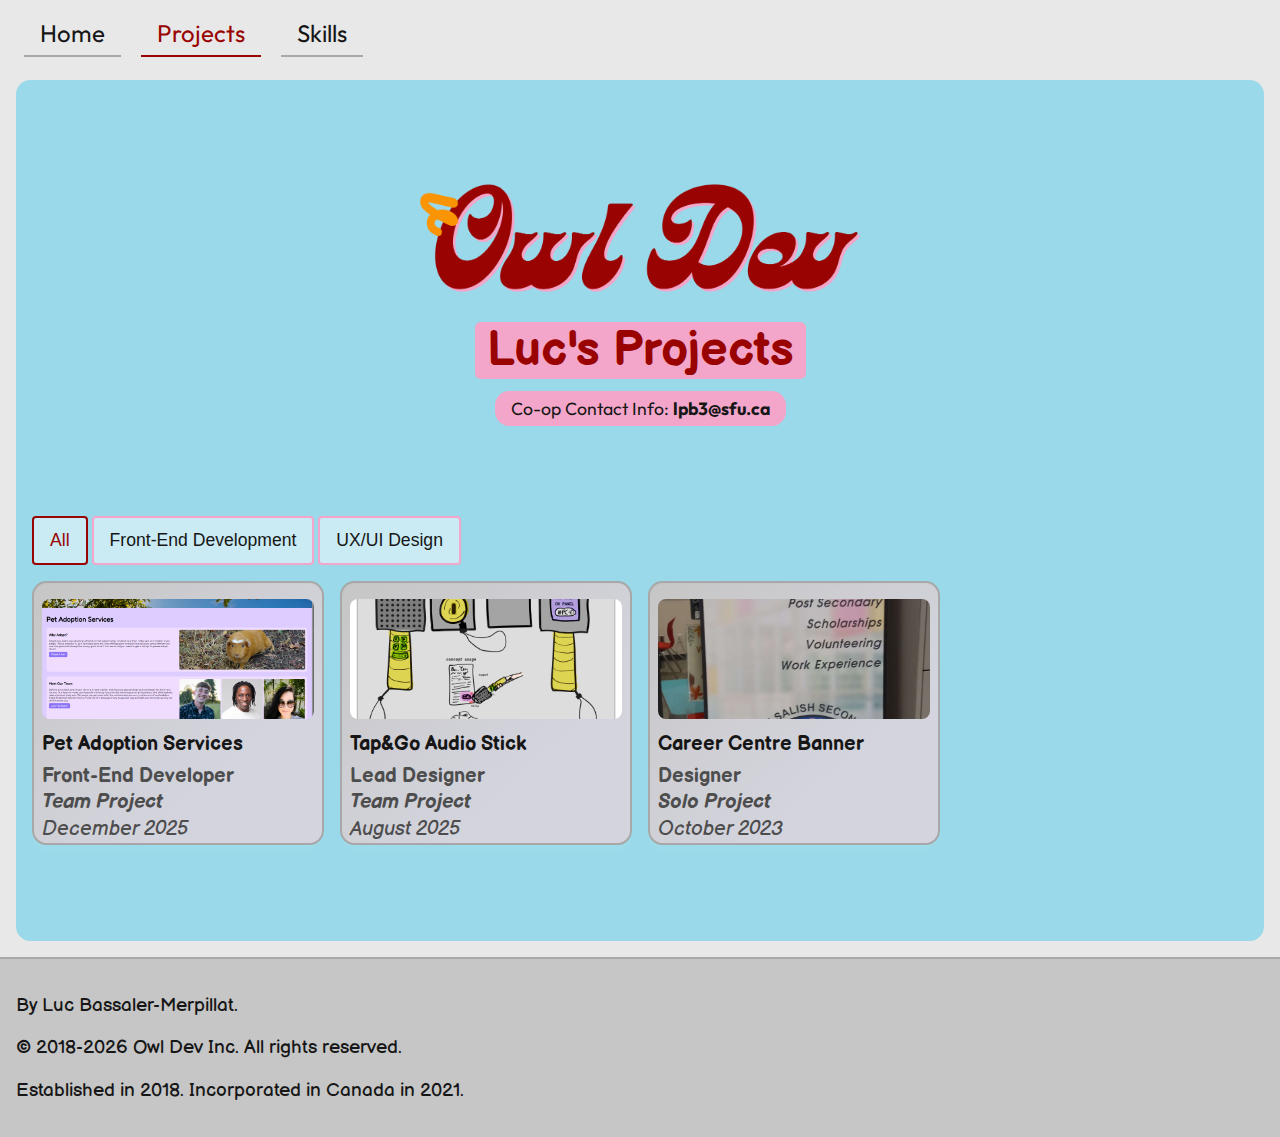
<file: projects.html>
<!-- 
Projects HTML - Portfolio
By: Luc Bassaler-Merpillat
On: January 22, 2026
-->

<!DOCTYPE html>
<html lang="en-CA">
    <head>
        <meta charset="utf-8">
        <meta name="viewport" content="width=device-width, initial-scale=1">
        <link rel="canonical" href="https://www.owldev.ca/projects.html"/>

        <!-- Metadata -->
        <meta name="author" content="Luc Bassaler-Merpillat">
        <meta name="title" content="Projects | Luc's Portfolio - Owl Dev">
        <meta name="description" content="A showcase of Luc's projects! From front-end development to user-experience design.">
        <meta name="theme-color" content="#99D9EA"/>
        <meta property="og:type" content="website"/>
        <meta property="og:url" content="https://www.owldev.ca/projects.html"/>
        <meta property="og:title" content="Luc's Projects @ Owl Dev"/>
        <meta property="og:description" content="A showcase of Luc's projects! From front-end development to user-experience design."/>
        <meta property="og:image" content="img/owl/banner2.png"/>
        <meta property="twitter:card" content="summary_large_image"/>
        <meta property="twitter:url" content="https://www.owldev.ca/projects.html"/>
        <meta property="twitter:title" content="Luc's Projects @ Owl Dev"/>
        <meta property="twitter:description" content="A showcase of Luc's projects! From front-end development to user-experience design."/>
        <meta property="twitter:image" content="img/owl/banner2.png"/>

        <!-- Title -->
        <title>Projects | Owl Dev</title>
        <link id="icon" rel="icon" href="img/owl/icon.png">
        <link rel="stylesheet" href="css/main.css">
    </head>

    <body>
        <div id="top"></div>

        <nav id="nav" class="nav">
            <a tabindex="1" href="index.html" class="picker" id="homeTab">Home</a>
            <a tabindex="1" href="projects.html" class="picker active" id="projectsTab">Projects</a>
            <a tabindex="1" href="skills.html" class="picker" id="skillsTab">Skills</a>
        </nav>

        <main class="main grid main-grid">
            <section class="section content_intro">
                <img src="img/owl/head.png" alt="The logo of Owl Dev" class="img-title zoomable">
                <h1><mark>Luc's Projects</mark></h1>
                <a  tabindex="0" id="copyEmail" class="contact-buttons button">Co-op Contact Info: <em class="normal bold">lpb3@sfu.ca</em></a>
            </section>

            <div class="filterlist-filters">
                <button tabindex="0" class="tablinks active" onclick="filterSkills(event, 'all')">All</button>
                <button tabindex="0" class="tablinks" onclick="filterSkills(event, 'frontend')">Front-End Development</button>
                <button tabindex="0" class="tablinks" onclick="filterSkills(event, 'uxui')">UX/UI Design</button>
            </div>

            <div id="filterlist" class="tabcontent grid card-grid projects">
                <!-- NOTE: each <a> represents a project card, spaces to separate, BY DATE -->
                
                <!-- 2025/12 - Pet Adoption Services -->
                <a id="project_iat235_petadoption" href="projects/iat235-petadoption.html" class="card" data-category="frontend">
                    <img src="img/picks/iat235-petadoption.png" alt="An image of the Pet Adoption Services project" class="img-project">
                    <h3>Pet Adoption Services</h3>
                    <h4>Front-End Developer</h4>
                    <h4 class="italic">Team Project</h4>
                    <h5 class="normal italic">December 2025</h5>
                </a>
                
                <!-- 2025/08 - Tap&Go Audio Stick -->
                <a id="project_iat238_audiostick" href="projects/iat238-audiostick.html" class="card" data-category="uxui">
                    <img src="img/picks/iat238-audiostick.png" alt="An image of the Tap&Go Audio Stick project" class="img-project">
                    <h3>Tap&Go Audio Stick</h3>
                    <h4>Lead Designer</h4>
                    <h4 class="italic">Team Project</h4>
                    <h5 class="normal italic">August 2025</h5>
                </a>

                <!-- 2023/10 - Career Centre Banner -->
                <a id="project_client-careerbanner" href="projects/client-careerbanner.html" class="card" data-category="uxui">
                    <img src="img/picks/client-careerbanner.jpg" alt="An image of the Career Centre Banner project" class="img-project">
                    <h3>Career Centre Banner</h3>
                    <h4>Designer</h4>
                    <h4 class="italic">Solo Project</h4>
                    <h5 class="normal italic">October 2023</h5>
                </a>
            </div>
        </main>

        <footer>
            <p class="sans">By Luc Bassaler-Merpillat.</p>
            <p class="sans">© 2018-<script>document.write(/\d{4}/.exec(Date())[0])</script> Owl Dev Inc. All rights reserved.</p>
            <p class="sans">Established in 2018. Incorporated in Canada in 2021.</p>
        </footer>

        <script src="js/filter.js"></script>
        <script src="js/lightbox.js"></script>
        <script src="js/copypaste.js"></script>
    </body>
</html>
</file>
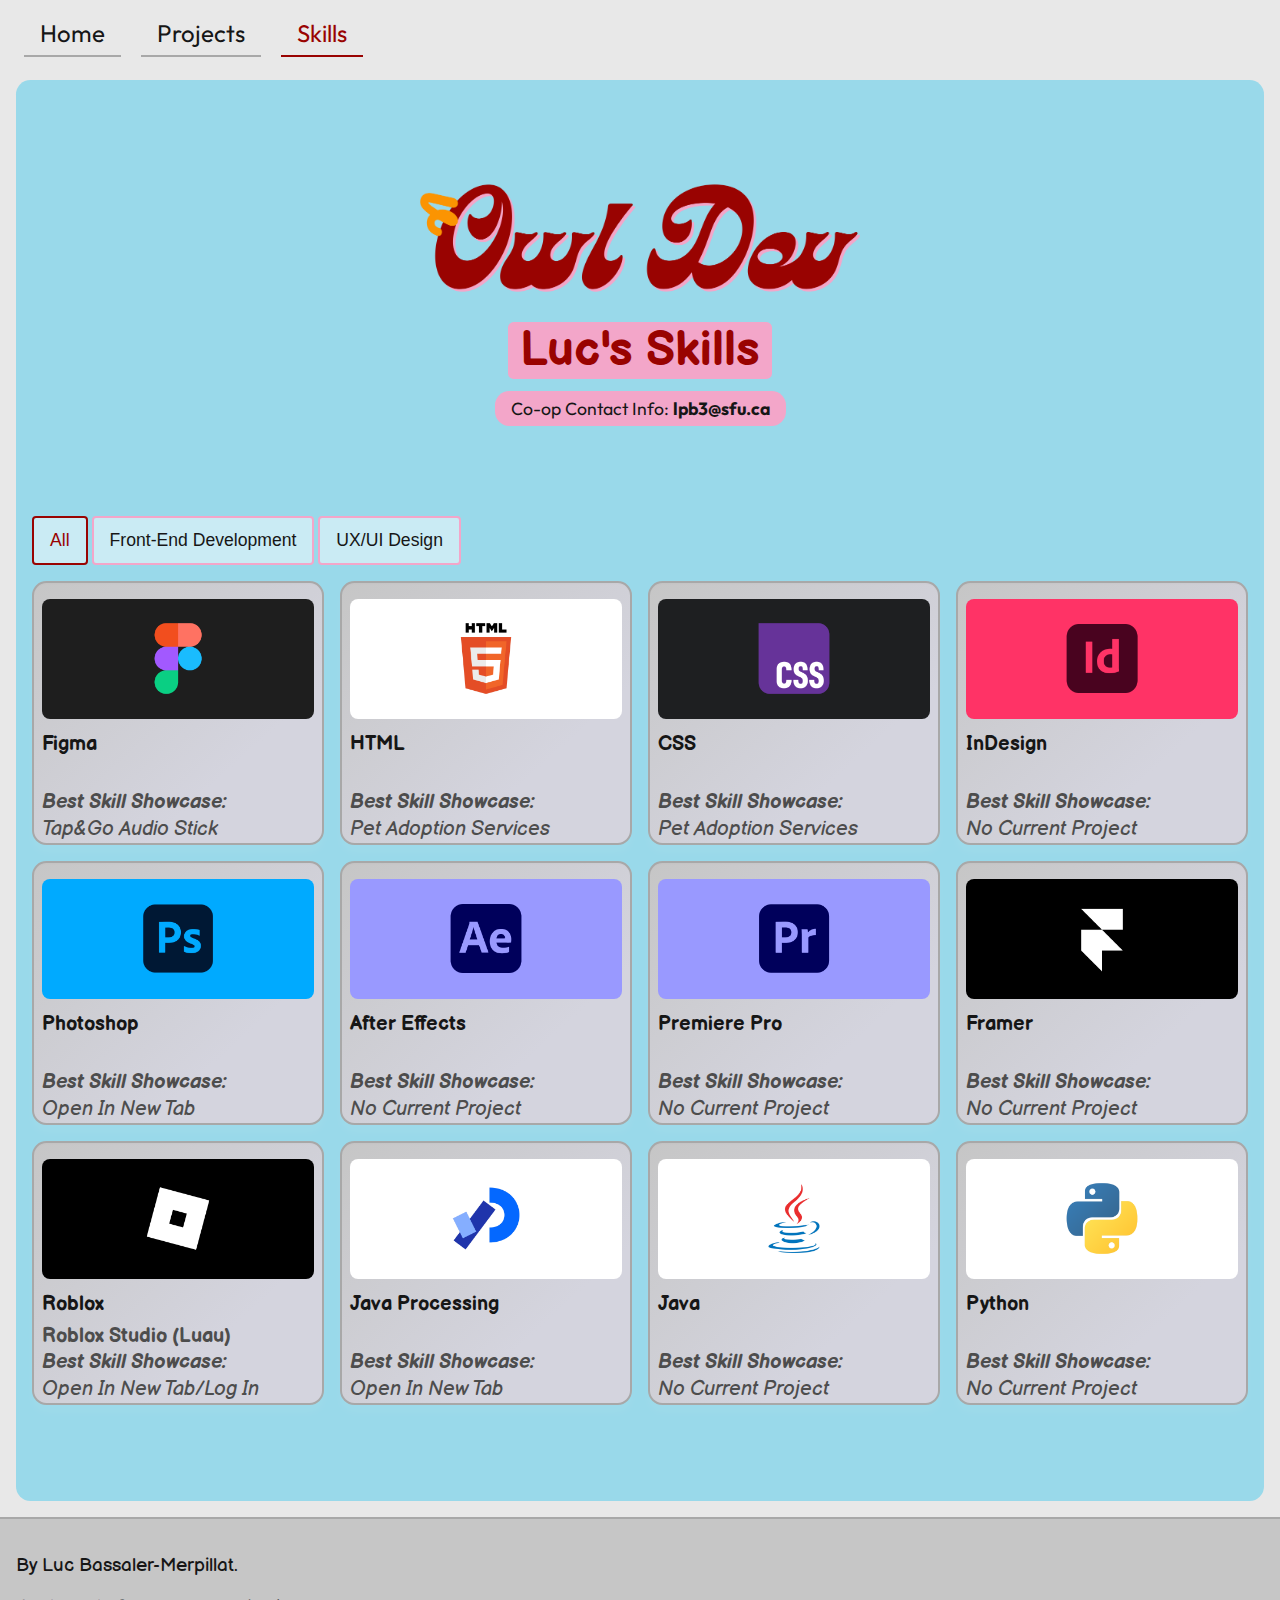
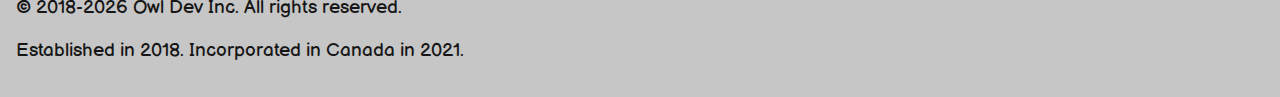
<file: skills.html>
<!-- 
Index (Home) HTML - Portfolio
By: Luc Bassaler-Merpillat
On: December 12, 2025
-->

<!DOCTYPE html>
<html lang="en-CA">
    <head>
        <meta charset="utf-8">
        <meta name="viewport" content="width=device-width, initial-scale=1">
        <link rel="canonical" href="https://www.owldev.ca/"/>

        <!-- Metadata -->
        <meta name="author" content="Luc Bassaler-Merpillat">
        <meta name="title" content="Skills | Luc's Portfolio - Owl Dev">
        <meta name="description" content="A showcase of Luc's skills! From front-end development to user-experience design.">
        <meta name="theme-color" content="#99D9EA"/>
        <meta property="og:type" content="website"/>
        <meta property="og:url" content="https://www.owldev.ca/"/>
        <meta property="og:title" content="Luc's Skills @ Owl Dev"/>
        <meta property="og:description" content="A showcase of Luc's skills! From front-end development to user-experience design."/>
        <meta property="og:image" content="img/owl/banner2.png"/>
        <meta property="twitter:card" content="summary_large_image"/>
        <meta property="twitter:url" content="https://www.owldev.ca/"/>
        <meta property="twitter:title" content="Luc's Skills @ Owl Dev"/>
        <meta property="twitter:description" content="A showcase of Luc's skills! From front-end development to user-experience design."/>
        <meta property="twitter:image" content="img/owl/banner2.png"/>

        <!-- Title -->
        <title>Skills | Owl Dev</title>
        <link id="icon" rel="icon" href="img/owl/icon.png">
        <link rel="stylesheet" href="css/main.css">
    </head>

    <body>
        <div id="top"></div>

        <nav id="nav" class="nav">
            <a tabindex="2" href="index.html" class="picker" id="homeTab">Home</a>
            <a tabindex="2" href="projects.html" class="picker" id="projectsTab">Projects</a>
            <a tabindex="2" href="skills.html" class="picker active" id="skillsTab">Skills</a>
        </nav>

        <main class="main grid main-grid">
            <section class="section content_intro">
                <img src="img/owl/head.png" alt="The logo of Owl Dev" class="img-title zoomable">
                <h1><mark>Luc's Skills</mark></h1>
                <a tabindex="1" id="copyEmail" class="contact-buttons button">Co-op Contact Info: <em class="normal bold">lpb3@sfu.ca</em></a>
            </section>

            <div class="filterlist-filters">
                <button tabindex="0" class="tablinks active" onclick="filterSkills(event, 'all')">All</button>
                <button tabindex="0" class="tablinks" onclick="filterSkills(event, 'frontend')">Front-End Development</button>
                <button tabindex="0" class="tablinks" onclick="filterSkills(event, 'uxui')">UX/UI Design</button>
            </div>

            <div id="filterlist" class="tabcontent grid card-grid skills">
                <!-- NOTE: each <a> represents a project card, spaces to separate, BY DATE -->
                
                <!-- Skill - Figma -->
                <a id="skill_figma" href="projects/iat238-audiostick.html" class="card" data-category="uxui">
                    <img src="img/thumbs/figma.png" alt="Logo of Figma" class="img-project">
                    <h3>Figma</h3>
                    <h4><br></h4>
                    <h4 class="italic">Best Skill Showcase:</h4>
                    <h5 class="normal italic">Tap&Go Audio Stick</h5>
                </a>

                <!-- Skill - HTML -->
                <a id="skill_html" href="projects/iat235-petadoption.html" class="card" data-category="frontend">
                    <img src="img/thumbs/html.png" alt="Logo of HTML" class="img-project">
                    <h3>HTML</h3>
                    <h4><br></h4>
                    <h4 class="italic">Best Skill Showcase:</h4>
                    <h5 class="normal italic">Pet Adoption Services</h5>
                </a>

                <!-- Skill - CSS -->
                <a id="skill_css" href="projects/iat235-petadoption.html" class="card" data-category="frontend">
                    <img src="img/thumbs/css.png" alt="Logo of CSS" class="img-project">
                    <h3>CSS</h3>
                    <h4><br></h4>
                    <h4 class="italic">Best Skill Showcase:</h4>
                    <h5 class="normal italic">Pet Adoption Services</h5>
                </a>

                <!-- Skill - InDesign -->
                <a id="skill_indesign" class="card no_link" data-category="uxui">
                    <img src="img/thumbs/indesign.png" alt="Logo of InDesign" class="img-project">
                    <h3>InDesign</h3>
                    <h4><br></h4>
                    <h4 class="italic">Best Skill Showcase:</h4>
                    <h5 class="normal italic">No Current Project</h5>
                </a>

                <!-- Skill - Photoshop -->
                <a id="skill_photoshop" href="https://www.sfu.ca/siat/showcase/fall-2024-project-showcase/iat-100-film-stills---cowboy.html" target="_blank" class="card" data-category="uxui">
                    <img src="img/thumbs/photoshop.png" alt="Logo of Photoshop" class="img-project">
                    <h3>Photoshop</h3>
                    <h4><br></h4>
                    <h4 class="italic">Best Skill Showcase:</h4>
                    <h5 class="normal italic">Open In New Tab</h5>
                </a>

                <!-- Skill - After Effects -->
                <a id="skill_aftereffects" class="card no_link" data-category="uxui">
                    <img src="img/thumbs/aftereffects.png" alt="Logo of After Effects" class="img-project">
                    <h3>After Effects</h3>
                    <h4><br></h4>
                    <h4 class="italic">Best Skill Showcase:</h4>
                    <h5 class="normal italic">No Current Project</h5>
                </a>

                <!-- Skill - Premiere Pro -->
                <a id="skill_premierepro" class="card no_link" data-category="uxui">
                    <img src="img/thumbs/premierepro.png" alt="Logo of Premiere Pro" class="img-project">
                    <h3>Premiere Pro</h3>
                    <h4><br></h4>
                    <h4 class="italic">Best Skill Showcase:</h4>
                    <h5 class="normal italic">No Current Project</h5>
                </a>

                <!-- Skill - Framer -->
                <a id="skill_framer" class="card no_link" data-category="uxui">
                    <img src="img/thumbs/framer.png" alt="Logo of Framer" class="img-project">
                    <h3>Framer</h3>
                    <h4><br></h4>
                    <h4 class="italic">Best Skill Showcase:</h4>
                    <h5 class="normal italic">No Current Project</h5>
                </a>

                <!-- Skill - Roblox -->
                <a id="skill_roblox" href="https://create.roblox.com/talent/creators/858808662" target="_blank" class="card" data-category="frontend">
                    <img src="img/thumbs/roblox.png" alt="My Roblox talent page" class="img-project">
                    <h3>Roblox</h3>
                    <h4>Roblox Studio (Luau)</h4>
                    <h4 class="italic">Best Skill Showcase:</h4>
                    <h5 class="normal italic">Open In New Tab/Log In</h5>
                </a>

                <!-- Skill - Java Processing -->
                <a id="skill_javaprocessing" href="https://www.youtube.com/watch?v=vmnQH7nTMI0&t=147s" target="_blank" class="card" data-category="frontend">
                    <img src="img/thumbs/javaprocessing.png" alt="My YouTube video of Processing final project" class="img-project">
                    <h3>Java Processing</h3>
                    <h4><br></h4>
                    <h4 class="italic">Best Skill Showcase:</h4>
                    <h5 class="normal italic">Open In New Tab</h5>
                </a>

                <!-- Skill - Java -->
                <a id="skill_java" class="card no_link" data-category="frontend">
                    <img src="img/thumbs/java.png" alt="Logo of Java" class="img-project">
                    <h3>Java</h3>
                    <h4><br></h4>
                    <h4 class="italic">Best Skill Showcase:</h4>
                    <h5 class="normal italic">No Current Project</h5>
                </a>

                <!-- Skill - Python -->
                <a id="skill_python" class="card no_link" data-category="frontend">
                    <img src="img/thumbs/python.png" alt="Logo of Python" class="img-project">
                    <h3>Python</h3>
                    <h4><br></h4>
                    <h4 class="italic">Best Skill Showcase:</h4>
                    <h5 class="normal italic">No Current Project</h5>
                </a>
            </div>
        </main>

        <footer>
            <p class="sans">By Luc Bassaler-Merpillat.</p>
            <p class="sans">© 2018-<script>document.write(/\d{4}/.exec(Date())[0])</script> Owl Dev Inc. All rights reserved.</p>
            <p class="sans">Established in 2018. Incorporated in Canada in 2021.</p>
        </footer>

        <script src="js/filter.js"></script>
        <script src="js/lightbox.js"></script>
        <script src="js/copypaste.js"></script>
    </body>
</html>
</file>
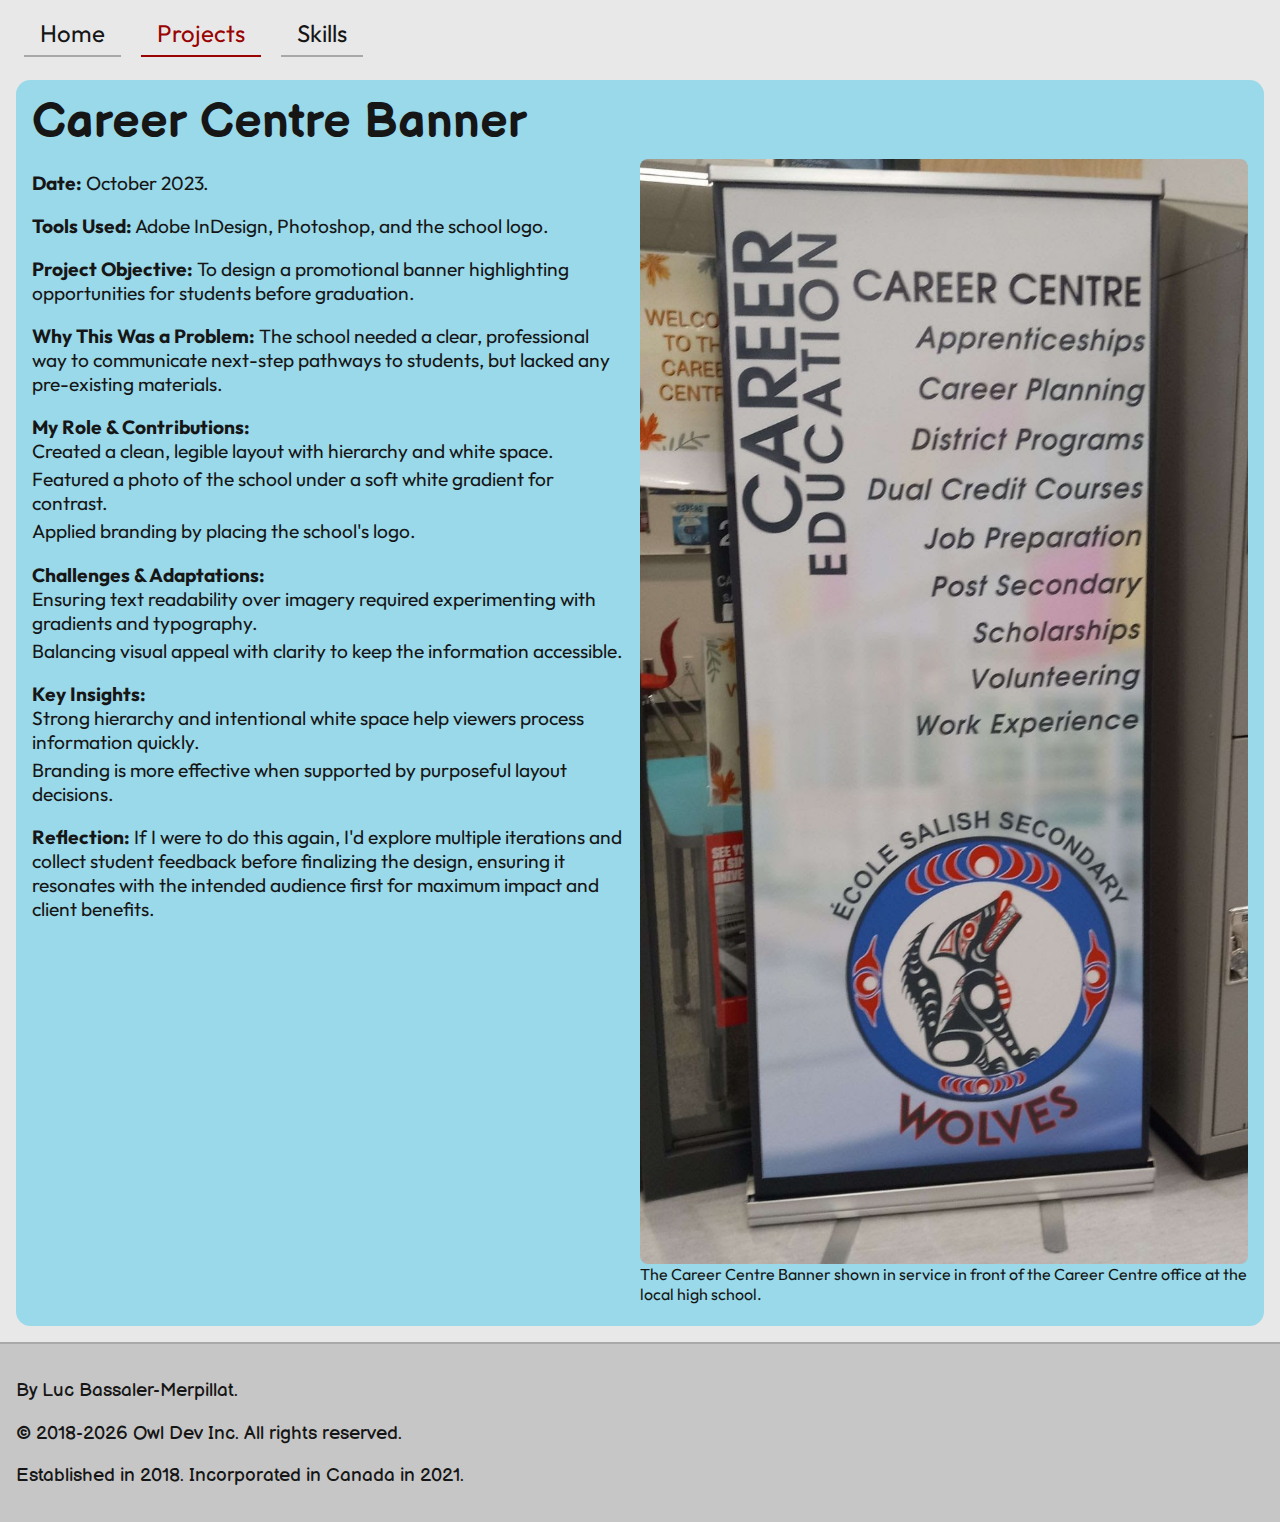
<file: projects/client-careerbanner.html>
<!-- 
Career Centre Banner (Project) - Portfolio
By: Luc Bassaler-Merpillat
On: December 22, 2025
-->

<!DOCTYPE html>
<html lang="en-CA">
    <head>
        <meta charset="utf-8">
        <meta name="viewport" content="width=device-width, initial-scale=1">

        <!-- Metadata -->
        <meta name="author" content="Luc Bassaler-Merpillat">
        <meta name="title" content="Career Centre Banner | Luc's Portfolio - Owl Dev">
        <meta name="description" content="Project page for the Career Centre Banner, a promotional banner designed to highlight opportunities for students before graduation.">
        <meta name="theme-color" content="#99D9EA"/>
        <meta property="og:type" content="website"/>
        <meta property="og:url" content="https://www.owldev.ca/projects/client-careerbanner.html"/>
        <meta property="og:title" content="Luc's Project: Career Centre Banner @ Owl Dev"/>
        <meta property="og:description" content="Project page for the Career Centre Banner, a promotional banner designed to highlight opportunities for students before graduation."/>
        <meta property="og:image" content="../img/picks/client-careerbanner.jpg"/>
        <meta property="twitter:card" content="summary_large_image"/>
        <meta property="twitter:url" content="https://www.owldev.ca/projects/client-careerbanner.html"/>
        <meta property="twitter:title" content="Luc's Project: Career Centre Banner @ Owl Dev"/>
        <meta property="twitter:description" content="Project page for the Career Centre Banner, a promotional banner designed to highlight opportunities for students before graduation."/>
        <meta property="twitter:image" content="../img/picks/client-careerbanner.jpg"/>

        <!-- Title -->
        <title>Career Centre Banner - Projects | Owl Dev</title>
        <link id="icon" rel="icon" href="../img/owl/icon.png">
        <link rel="stylesheet" href="../css/main.css">
    </head>

    <body>
        <div id="top"></div>

        <nav id="nav" class="nav">
            <a tabindex="0" href="../index.html" class="picker" id="homeTab">Home</a>
            <a tabindex="0" href="../projects.html" class="picker active" id="projectsTab">Projects</a>
            <a tabindex="0" href="../skills.html" class="picker" id="skillsTab">Skills</a>
        </nav>

        <article id="article" class="article">
            <h1>Career Centre Banner</h1>
            <figure class="figure-article">
                <img class="img-article zoomable" src="../img/picks/client-careerbanner.jpg" alt="An image showcasing the Career Centre Banner project">
                <figcaption>The Career Centre Banner shown in service in front of the Career Centre office at the local high school.</figcaption>
            </figure>
            <p><em class="normal bold">Date: </em> October 2023.</p>
            <p><em class="normal bold">Tools Used:</em> Adobe InDesign, Photoshop, and the school logo.</p>
            <p><em class="normal bold">Project Objective:</em> To design a promotional banner highlighting opportunities for students before graduation.</p>
            <p><em class="normal bold">Why This Was a Problem:</em> The school needed a clear, professional way to communicate next-step pathways to students, but lacked any pre-existing materials.</p>
            <ul><em class="normal bold">My Role & Contributions:</em>
                <li>Created a clean, legible layout with hierarchy and white space.</li>
                <li>Featured a photo of the school under a soft white gradient for contrast.</li>
                <li>Applied branding by placing the school's logo.</li>
            </ul>
            <ul><em class="normal bold">Challenges & Adaptations:</em>
                <li>Ensuring text readability over imagery required experimenting with gradients and typography.</li>
                <li>Balancing visual appeal with clarity to keep the information accessible.</li>
            </ul>
            <ul><em class="normal bold">Key Insights:</em>
                <li>Strong hierarchy and intentional white space help viewers process information quickly.</li>
                <li>Branding is more effective when supported by purposeful layout decisions.</li>
            </ul>
            <p><em class="normal bold">Reflection:</em> If I were to do this again, I'd explore multiple iterations and collect student feedback before finalizing the design, ensuring it resonates with the intended audience first for maximum impact and client benefits.</p>
        </article>

        <footer>
            <p class="sans">By Luc Bassaler-Merpillat.</p>
            <p class="sans">© 2018-<script>document.write(/\d{4}/.exec(Date())[0])</script> Owl Dev Inc. All rights reserved.</p>
            <p class="sans">Established in 2018. Incorporated in Canada in 2021.</p>
        </footer>

        <script src="../js/lightbox.js"></script>
        <script src="../js/copypaste.js"></script>
    </body>
</html>
</file>
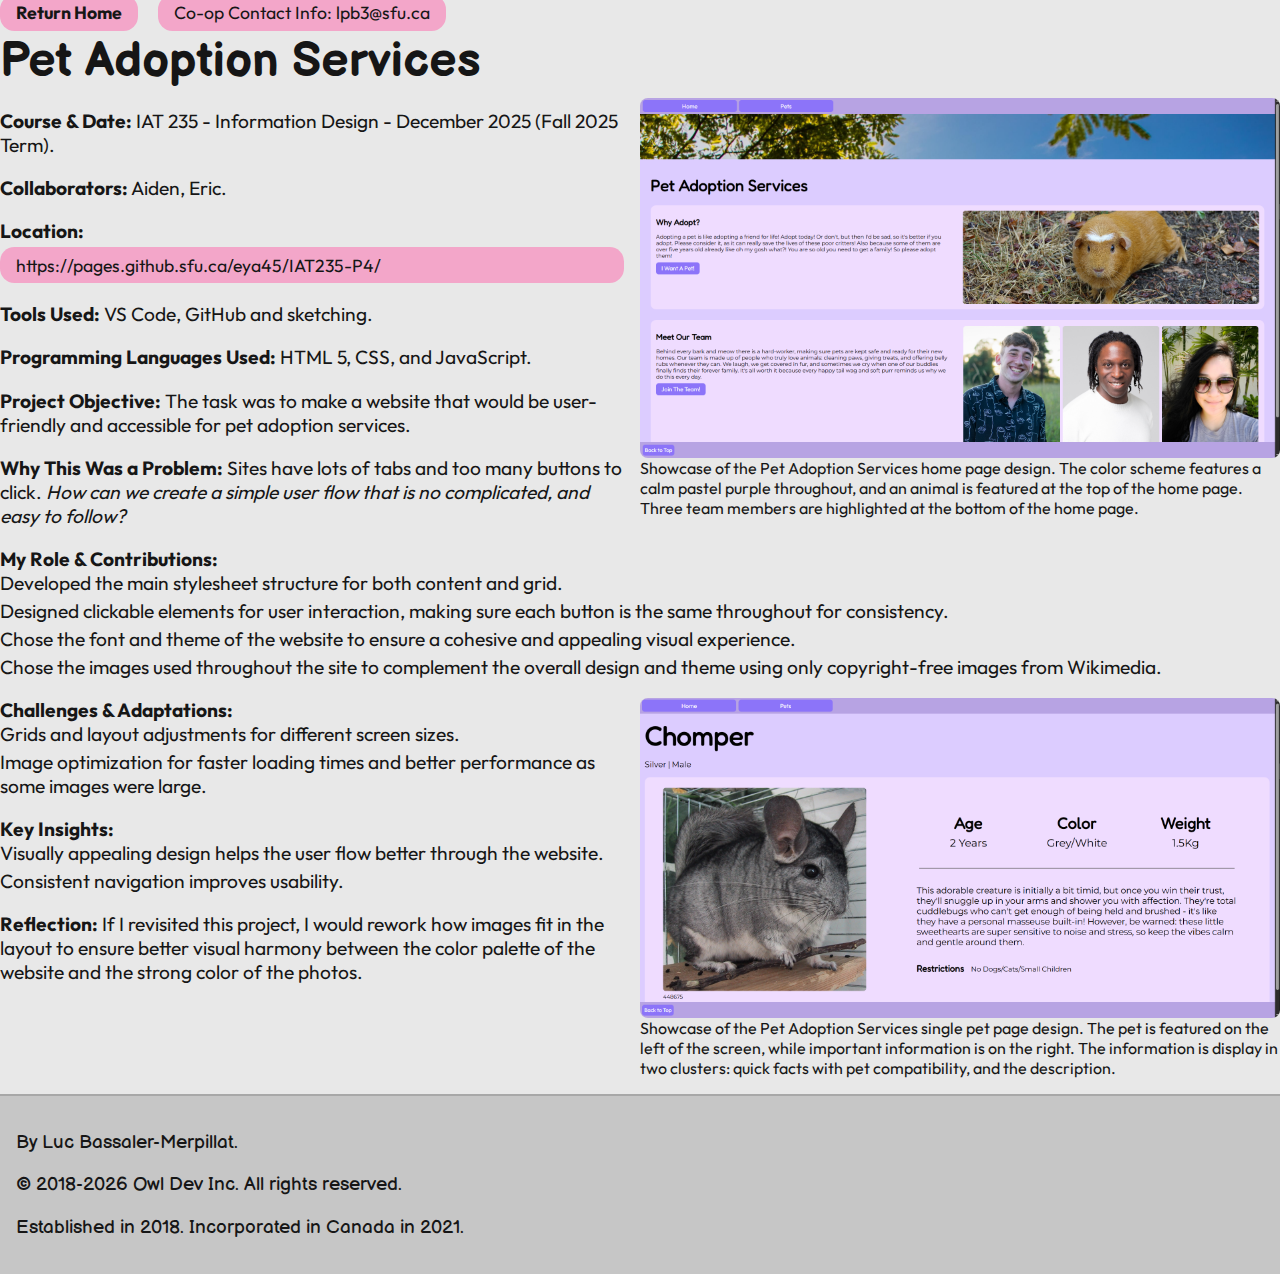
<file: projects/iat235-petadoption.html>
<!-- 
Tap&Go Audio Stick (Project) - Portfolio
By: Luc Bassaler-Merpillat
On: December 22, 2025
-->

<!DOCTYPE html>
<html lang="en-CA">
    <head>
        <meta charset="utf-8">
        <meta name="viewport" content="width=device-width, initial-scale=1">

        <!-- Metadata -->
        <meta name="author" content="Luc Bassaler-Merpillat">
        <meta name="title" content="Pet Adoption Services | Luc's Portfolio - Owl Dev">
        <meta name="description" content="Project page for the Pet Adoption Services, a fake platform designed to connect pets with loving homes.">
        <meta name="theme-color" content="#161616"/>

        <!-- Title -->
        <title>Pet Adoption Services - Projects | Owl Dev</title>
        <link id="icon" rel="icon" href="../img/owl/icon.png">
        <link rel="stylesheet" href="../css/main.css">
    </head>

    <body>
        <div id="top"></div>

        <div class="back-bar">
            <a id="return" class="button bold" href="../index.html">Return Home</a>
            <a class="button" href="mailto:lpb3@sfu.ca">Co-op Contact Info: lpb3@sfu.ca</a>
        </div>

        <article id="article">
            <h1>Pet Adoption Services</h1>
            <figure class="figure-article">
                <img class="img-article" src="../img/picks/iat235-petadoption.png" alt="An image showcasing the Pet Adoption Services home page design">
                <figcaption>Showcase of the Pet Adoption Services home page design. The color scheme features a calm pastel purple throughout, and an animal is featured at the top of the home page. Three team members are highlighted at the bottom of the home page.</figcaption>
            </figure>
            <p><em class="normal bold">Course & Date:</em> IAT 235 - Information Design - December 2025 (Fall 2025 Term).</p>
            <p><em class="normal bold">Collaborators:</em> Aiden, Eric.</p>
            <ul><em class="normal bold">Location:</em>
                <li><a class="grid location button" href="https://pages.github.sfu.ca/eya45/IAT235-P4/" target="_blank">https://pages.github.sfu.ca/eya45/IAT235-P4/</a></li>
            </ul>
            <p><em class="normal bold">Tools Used:</em> VS Code, GitHub and sketching.</p>
            <p><em class="normal bold">Programming Languages Used:</em> HTML 5, CSS, and JavaScript.</p>
            <p><em class="normal bold">Project Objective:</em> The task was to make a website that would be user-friendly and accessible for pet adoption services.</p>
            <p><em class="normal bold">Why This Was a Problem:</em> Sites have lots of tabs and too many buttons to click. <em>How can we create a simple user flow that is no complicated, and easy to follow?</em></p>
            <ul><em class="normal bold">My Role & Contributions:</em>
                <li>Developed the main stylesheet structure for both content and grid.</li>
                <li>Designed clickable elements for user interaction, making sure each button is the same throughout for consistency.</li>
                <li>Chose the font and theme of the website to ensure a cohesive and appealing visual experience.</li>
                <li>Chose the images used throughout the site to complement the overall design and theme using only copyright-free images from Wikimedia.</li>
            </ul>
            <figure class="figure-article">
                <img class="img-article" src="../img/picks/iat235-petadoption2.png" alt="An image showcasing the Pet Adoption Services single pet page design">
                <figcaption>Showcase of the Pet Adoption Services single pet page design. The pet is featured on the left of the screen, while important information is on the right. The information is display in two clusters: quick facts with pet compatibility, and the description.</figcaption>
            </figure>
            <ul><em class="normal bold">Challenges & Adaptations:</em>
                <li>Grids and layout adjustments for different screen sizes.</li>
                <li>Image optimization for faster loading times and better performance as some images were large.</li>
            </ul>
            <ul><em class="normal bold">Key Insights:</em>
                <li>Visually appealing design helps the user flow better through the website.</li>
                <li>Consistent navigation improves usability.</li>
            </ul>
            <p><em class="normal bold">Reflection:</em> If I revisited this project, I would rework how images fit in the layout to ensure better visual harmony between the color palette of the website and the strong color of the photos.</p>
        </article>

        <footer>
            <p class="sans"> By Luc Bassaler-Merpillat.</p>
            <p class="sans">© 2018-2026 Owl Dev Inc. All rights reserved.</p>
            <p class="sans">Established in 2018. Incorporated in Canada in 2021.</p>
        </footer>
    </body>
</html>
</file>
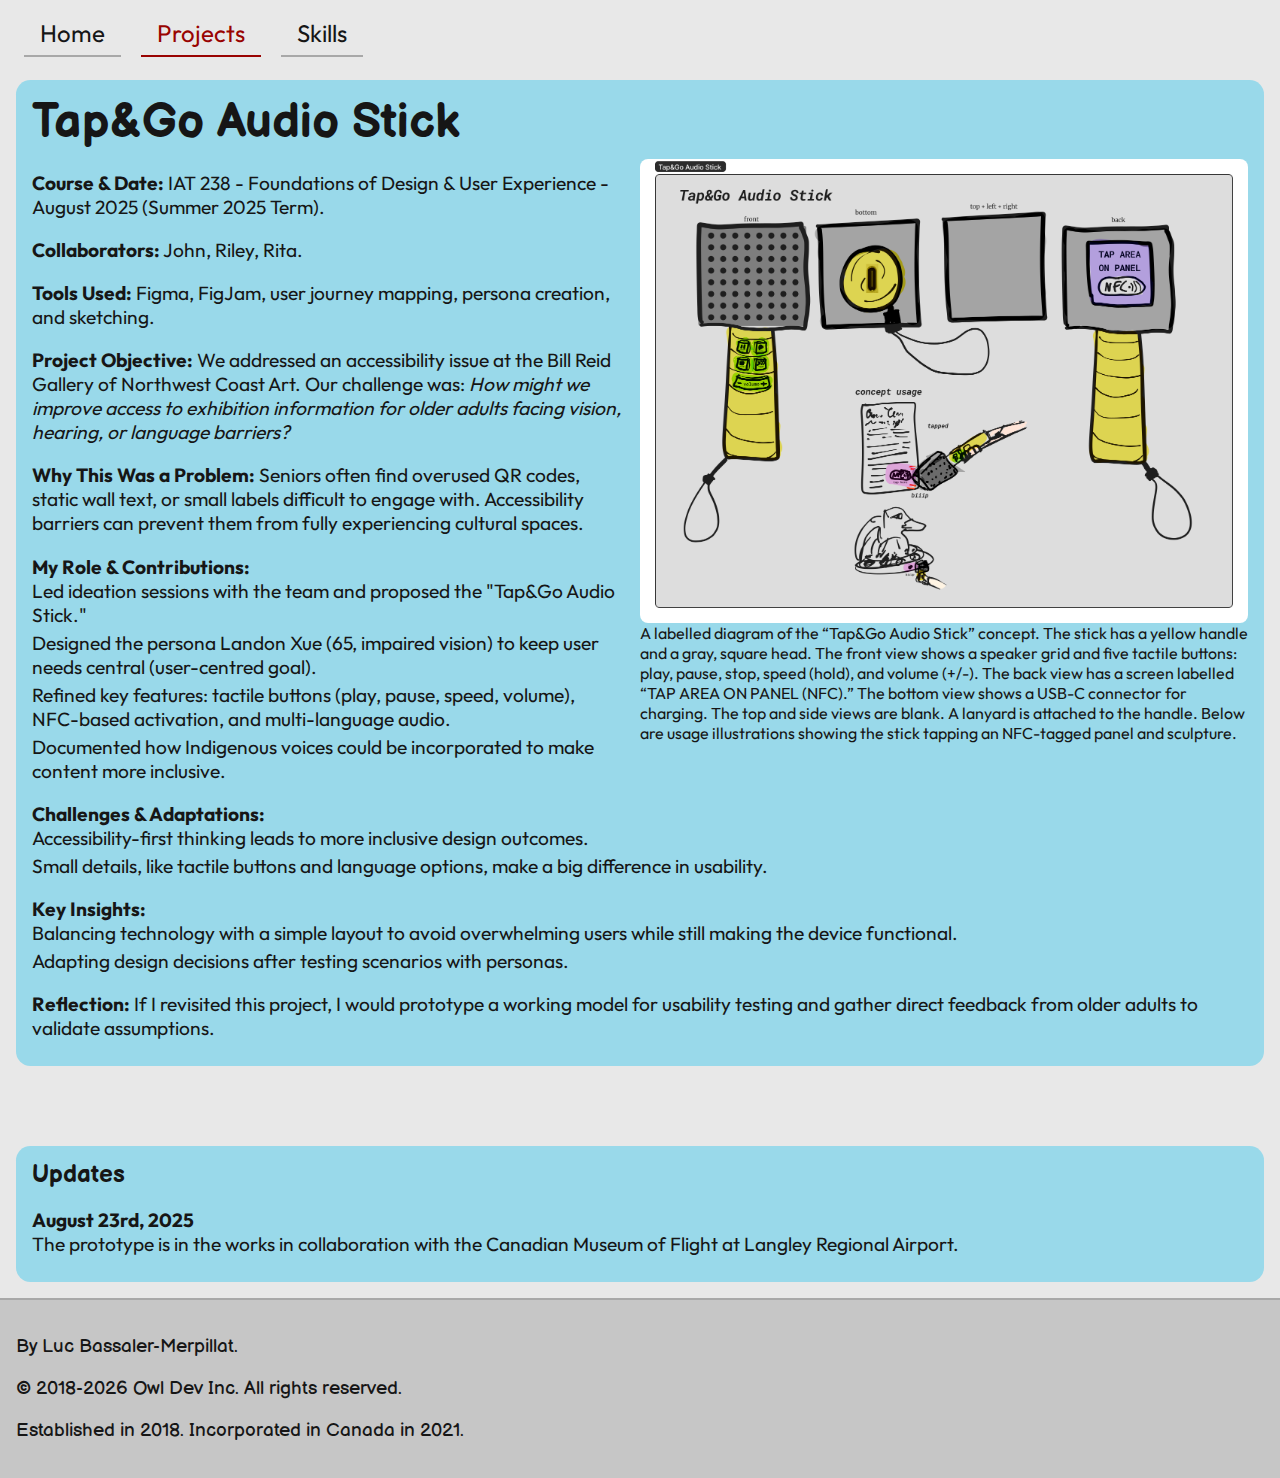
<file: projects/iat238-audiostick.html>
<!-- 
Tap&Go Audio Stick (Project) - Portfolio
By: Luc Bassaler-Merpillat
On: December 21, 2025
-->

<!DOCTYPE html>
<html lang="en-CA">
    <head>
        <meta charset="utf-8">
        <meta name="viewport" content="width=device-width, initial-scale=1">

        <!-- Metadata -->
        <meta name="author" content="Luc Bassaler-Merpillat">
        <meta name="title" content="Tap&Go Audio Stick | Luc's Portfolio - Owl Dev">
        <meta name="description" content="Project page for the Tap&Go Audio Stick, an accessibility device designed to help older adults access exhibition information.">
        <meta name="theme-color" content="#99D9EA"/>
        <meta property="og:type" content="website"/>
        <meta property="og:url" content="https://www.owldev.ca/projects/iat238-audiostick.html"/>
        <meta property="og:title" content="Luc's Project: Tap&Go Audio Stick @ Owl Dev"/>
        <meta property="og:description" content="Project page for the Tap&Go Audio Stick, an accessibility device designed to help older adults access exhibition information."/>
        <meta property="og:image" content="../img/picks/iat238-audiostick.png"/>
        <meta property="twitter:card" content="summary_large_image"/>
        <meta property="twitter:url" content="https://www.owldev.ca/projects/iat238-audiostick.html"/>
        <meta property="twitter:title" content="Luc's Project: Tap&Go Audio Stick @ Owl Dev"/>
        <meta property="twitter:description" content="Project page for the Tap&Go Audio Stick, an accessibility device designed to help older adults access exhibition information."/>
        <meta property="twitter:image" content="../img/picks/iat238-audiostick.png"/>

        <!-- Title -->
        <title>Tap&Go Audio Stick - Projects | Owl Dev</title>
        <link id="icon" rel="icon" href="../img/owl/icon.png">
        <link rel="stylesheet" href="../css/main.css">
    </head>

    <body>
        <div id="top"></div>

        <nav id="nav" class="nav">
            <a tabindex="0" href="../index.html" class="picker" id="homeTab">Home</a>
            <a tabindex="0" href="../projects.html" class="picker active" id="projectsTab">Projects</a>
            <a tabindex="0" href="../skills.html" class="picker" id="skillsTab">Skills</a>
        </nav>

        <article id="article" class="article">
            <h1>Tap&Go Audio Stick</h1>
            <figure class="figure-article">
                <img class="img-article zoomable" src="../img/picks/iat238-audiostick.png" alt="An image showcasing the Tap&Go Audio Stick project">
                <figcaption>A labelled diagram of the “Tap&Go Audio Stick” concept. The stick has a yellow handle and a gray, square head. The front view shows a speaker grid and five tactile buttons: play, pause, stop, speed (hold), and volume (+/-). The back view has a screen labelled “TAP AREA ON PANEL (NFC).” The bottom view shows a USB-C connector for charging. The top and side views are blank. A lanyard is attached to the handle. Below are usage illustrations showing the stick tapping an NFC-tagged panel and sculpture.</figcaption>
            </figure>
            <p><em class="normal bold">Course & Date:</em> IAT 238 - Foundations of Design & User Experience - August 2025 (Summer 2025 Term).</p>
            <p><em class="normal bold">Collaborators:</em> John, Riley, Rita.</p>
            <p><em class="normal bold">Tools Used:</em> Figma, FigJam, user journey mapping, persona creation, and sketching.</p>
            <p><em class="normal bold">Project Objective:</em> We addressed an accessibility issue at the Bill Reid Gallery of Northwest Coast Art. Our challenge was: <em>How might we improve access to exhibition information for older adults facing vision, hearing, or language barriers?</em></p>
            <p><em class="normal bold">Why This Was a Problem:</em> Seniors often find overused QR codes, static wall text, or small labels difficult to engage with. Accessibility barriers can prevent them from fully experiencing cultural spaces.</p>
            <ul><em class="normal bold">My Role & Contributions:</em>
                <li>Led ideation sessions with the team and proposed the "Tap&Go Audio Stick."</li>
                <li>Designed the persona Landon Xue (65, impaired vision) to keep user needs central (user-centred goal).</li>
                <li>Refined key features: tactile buttons (play, pause, speed, volume), NFC-based activation, and multi-language audio.</li>
                <li>Documented how Indigenous voices could be incorporated to make content more inclusive.</li>
            </ul>
            <ul><em class="normal bold">Challenges & Adaptations:</em>
                <li>Accessibility-first thinking leads to more inclusive design outcomes.</li>
                <li>Small details, like tactile buttons and language options, make a big difference in usability.</li>
            </ul>
            <ul><em class="normal bold">Key Insights:</em>
                <li>Balancing technology with a simple layout to avoid overwhelming users while still making the device functional.</li>
                <li>Adapting design decisions after testing scenarios with personas.</li>
            </ul>
            <p><em class="normal bold">Reflection:</em> If I revisited this project, I would prototype a working model for usability testing and gather direct feedback from older adults to validate assumptions.</p>
        </article>

        <article  id="updates" class="article updates"> <!-- Updates Section if the design changes or new information arises -->
            <h2>Updates</h2>
            <ul><em class="normal bold">August 23rd, 2025</em>
                <li>The prototype is in the works in collaboration with the Canadian Museum of Flight at Langley Regional Airport.</li>
            </ul>
        </article>

        <footer>
            <p class="sans">By Luc Bassaler-Merpillat.</p>
            <p class="sans">© 2018-<script>document.write(/\d{4}/.exec(Date())[0])</script> Owl Dev Inc. All rights reserved.</p>
            <p class="sans">Established in 2018. Incorporated in Canada in 2021.</p>
        </footer>

        <script src="../js/lightbox.js"></script>
        <script src="../js/copypaste.js"></script>
    </body>
</html>
</file>
<file: css/main.css>
/*
Main CSS - Portfolio
By: Luc Bassaler-Merpillat
On: December 21, 2025
*/

/* - SETUP ACROSS PAGES - */
/* Imports */
@import url('https://fonts.googleapis.com/css2?family=Balsamiq+Sans:ital,wght@0,400;0,700;1,400;1,700&display=swap'); /* Use as "Balsamiq Sans" */
@import url('https://fonts.googleapis.com/css2?family=Bree+Serif&display=swap'); /* Use as "Bree Serif" */
@import url('https://fonts.googleapis.com/css2?family=Outfit&display=swap'); /* Use as "Outfit" */



/* All */
:root {
    /* Brand Colors */
    --orange: #FB9402;
    --brown: #990301;
    --pink: #F3A6C9;
    --blue: #99D9EA;

    /* Blue Shades */
    --blue_dark: #081D22;
    --blue_black: #020A0C;
    --blue_mid: #37B5D6;
    --blue_light: #CAEBF4;
    --blue_glaze: #D4D4DE;

    /* Main Colors */
    --main-black: #161616;
    --main-gray: #474645;
    --main-white: #E8E8E8;

    /* OLD Accent Colors */
    /* --accent-bg: var(--blue_black);
    --accent-card: var(--main-gray);
    --accent-border: #2F2F31;
    --accent-text: var(--main-white);
    --accent-text_flip: var(--main-black);
    --accent-link: #2D2D2D;
    --accent-tooltip: #8B8B8B;
    --accent-highlight: var(--blue);
    --accent-active: var(--pink);
    --accent-gradient: var(--blue_dark);
    --accent-special: #220808; */

    /* NEW Accent Colors */
    --accent-bg: var(--main-white);
    --accent-card: #C6C6C6;
    --accent-border: #A8A8A8;
    --accent-text: var(--main-black);
    --accent-text_flip: var(--main-white);
    --accent-link: #8B8B8B;
    --accent-tooltip: #4D4D4D;
    --accent-highlight: var(--pink);
    --accent-active: var(--brown);
    --accent-gradient: var(--blue_glaze);
    --accent-special: #E8BFBF;
}

* {
    box-sizing: border-box;
    transition-property: all;
    transition-duration: 0.2s;
    z-index: 1; /* Unless otherwise changed */
}



/* Defaults */
html {
    scroll-behavior: smooth !important;
    background: var(--accent-bg);
}

body {
    margin: 0;
    padding: 0;
}

#icon {
    color: var(--black)
}

img {
    cursor: zoom-in;
}



/* Text Emphasis */
.normal {
    font-style: normal;
    font-weight: 400;
}

.bold {
    font-weight: 700;
}

.italic {
    font-style: italic;
}

.sans {
    font-family: "Balsamiq Sans", sans-serif;
}

.serif {
    font-family: "Bree Serif", serif;
}

mark { /* 1 of 2 */
    border-radius: 0.35rem;
    padding: 0 0.75rem;
    background-color: var(--pink);
    color: var(--main-black);
}



/* Text Elements */
p, ul, ol, li, a {
    font-size: 1.2rem;
    color: var(--accent-text);
    font-family: "Outfit", Arial, Verdana, sans-serif;
}

figcaption {
    color: var(--accent-text);
    font-family: "Outfit", Arial, Verdana, sans-serif;
}

ol,
ul {
    list-style-type: none;
    padding-left: 0;
}

li {
    margin-bottom: 0.25rem;
}

a {
    text-decoration: none;
    cursor: pointer;
}

h1, h2, h3 {
    font-family: "Balsamiq Sans", Helvetica, Verdana, sans-serif;
    color: var(--accent-text);
    margin: 0.5rem 0;

    mark { /* 2 of 2 */
        color: var(--brown);
    }
}

h4, h5, h6 {
    font-family: "Balsamiq Sans", Helvetica, Verdana, sans-serif;
    color: var(--accent-tooltip);
    margin: 0.15rem 0;
}

h1 {
    font-size: 3rem;
}

h2 {
    font-size: 1.5rem;
}

h3, h4, h5, h6 {
    font-size: 1.25rem;
}

img{
    border-radius: 0.5rem;
}



/* Major Grid Elements */
.grid {
    display: grid;
    gap: 0 1rem;
}

.card-grid {
    grid-template-columns: repeat(auto-fill, minmax(16.5rem, 1fr));
    grid-auto-rows: 16.5rem;
    gap: 1rem;
    margin-bottom: 1rem;
}

.article-grid {
    grid-template-columns: 1fr 1fr;
    gap: 1rem;
}



/* Navigation Elements */
.picker {
    display: inline-block;
    text-decoration: none;
    margin: 0 0.5rem;
    padding: 0.4rem 1rem;
    font-size: 1.5rem;
    color: var(--accent-text);
    border-bottom: 2px solid var(--accent-border);
}

.picker:hover {
    color: var(--accent-highlight);
    border-bottom: 2px solid var(--accent-highlight);
}

.picker:focus {
    /* color: var(--accent-highlight); */
    border-bottom: 4px solid var(--accent-highlight);
    background-color: var(--main-gray);
    color: var(--main-white);
}

.picker.active, 
.picker.active:hover {
    color: var(--accent-active);
    border-bottom: 2px solid var(--accent-active);
}

.picker.active:focus {
    border-bottom: 4px solid var(--accent-active);
    background-color: var(--main-gray);
    color: var(--main-white);
}

.tablinks {
    background-color: var(--blue_light);
    border: 2px solid var(--pink);
    border-radius: 0.25rem;
    color: var(--accent-text);
    outline: none;
    cursor: pointer;
    padding: 0.75rem 1rem;
    font-size: 1.1rem;
}

.tablinks.active,
.tablinks:hover {
    color: var(--accent-active);
    border: 2px solid var(--accent-active);
}

.tablinks:focus,
.tablinks.active:focus {
    background-color: var(--main-gray);
    color: var(--main-white);
}



/* Button Elements */
.button {
    text-decoration: none;
    margin: 1rem 0;
    border-radius: 0.9rem;
    padding: 0.4rem 1rem;
    font-size: 1.1rem;
    background-color: var(--accent-highlight);
    color: var(--main-black);
}

.button:hover {
    background-color: var(--main-white);
    color: var(--brown);
}

.button:focus {
    background-color: var(--main-gray);
    color: var(--main-white);
}

.contact-buttons {
    display: inline-block;
    margin: 0.2rem 0;
}

#return {
    margin-right: 1rem;
}

#article {
    overflow: auto;
}



/* Section Elements*/
#top {
    margin: 0.1rem;
    z-index: 100;
}

footer {
    height: auto;
    width: 100%;
    margin: 0;
    padding: 1rem;
    background-color: var(--accent-card);
    border-top: 2px solid var(--accent-border);
}

.main, .article {
    margin: 1rem;
    margin-top: 5rem;
    border-radius: 0.9rem;
    background-color: var(--blue);
    padding: 5rem 1rem;
}

.section, .article {
    border-radius: 0.9rem;
    padding: 0.4rem 1rem;
}

.section {
    margin-bottom: 0.5rem;
}

.side {
    margin: 0;
    width: 100%;
}

.nav {
    display: inline-block;
    margin: 0 1rem;
    padding: 0.75rem 0;
    background-color: var(--accent-bg);
    width: 100%;
    position: fixed; 
    top: 0;
    z-index: 2;
}

.location {
    margin-top: 0.25rem;
    grid-template-columns: 1fr;
}

.filterlist-filters {
    margin-bottom: 1rem;
}



/* Card Elements */
.card {
    border-radius: 0.9rem;
    padding: 1rem 0.5rem;
    background: linear-gradient(to bottom right, var(--accent-card) 0%, var(--accent-gradient) 70%);
    border: 2px solid var(--accent-border);
    box-shadow: 0 0.1rem 0 rgba(0,0,0,0.01) inset, 0 0.5rem 0.5rem rgba(255,255,255,0.05);
}

.card:hover {
    border: 2px solid var(--accent-text);
}

.card:focus {
    border: 2px solid var(--accent-text);
}

.card.no_link:focus,
.card.no_link:hover {
    background: linear-gradient(to bottom right, var(--accent-card) 0%, var(--accent-special) 70%);
    border: 2px solid var(--accent-text_flip);
}



/* Images */
.img-title {
    width: 100%;
}

.img-project {
    cursor: pointer;
    height: 7.5rem;
    width: 100%;
    object-fit: cover;
    object-position: center center;
}

.figure-article {
    float: right;
    width: 50%;
    margin: 0 0 1rem 1rem;
}

.img-article {
    display: block;
    max-width: 100%;
    height: auto;
}



/* Content */
.content_intro {
    text-align: center;
    margin-bottom: 5rem;
}

.content_about { /* Contains grid elements */
    gap: 1rem;
    grid-template-columns: 0.65fr 1fr;
    display: grid;
}

#carousel {
    display: grid;
    grid-template-columns: 1fr 1fr;
    gap: 1rem;
    height: 20rem;
}

#carousel img {
    width: 100%;
    height: 24rem;
    object-fit: cover;
    object-position: center center;
}

.marking {
    border-radius: 0.35rem;
    margin: 0.25rem 0;
    padding: 0.25rem 0.75rem;
    background-color: var(--main-white);
    color: var(--main-black);
}

/* Experience (Things In This Section Are Shamefully Helped By AI) */
.image-lightbox {
    position: fixed;
    inset: 0;
    background: rgba(0, 0, 0, 0.4);
    backdrop-filter: blur(10px);
    -webkit-backdrop-filter: blur(10px);
    display: flex;
    align-items: center;
    justify-content: center;
    z-index: 5;
}

.image-lightbox img {
    max-width: 90vw;
    max-height: 90vh;
    object-fit: contain;
    cursor: zoom-out;
    border-radius: 0.5rem;
    z-index: 6;
}

#copypastePopup {
    position: fixed;
    top: 2rem;
    left: 50%;
    transform: translateX(-50%);
    background-color: var(--accent-text);
    color: var(--accent-card);
    padding: 0.5rem 1rem;
    border-radius: 0.5rem;
    font-family: "Balsamiq Sans", sans-serif;
    font-size: 2rem;
    opacity: 0;
    pointer-events: none;
    transition: opacity 0.3s ease;
    z-index: 7;
}

#filterlist .card {
    transition: all 0.3s ease;
}



/* Any other @media */
@media (width < 68rem) {
    .content_about {
        display: inline-block;
    }
}

@media (width > 64rem) {
    .side {
        width: 30rem;
    }
}

@media (width < 45rem) {
    .figure-article {
        float: none;
        width: 100%;
        margin: 1rem 0;
    }
}

@media (width > 35rem) {
    .side {
        width: 100%;
    }

    .img-title {
        width: 30rem;
    }
}

@media (width < 35rem) {
    .side {
        width: 100%;
    }
}
</file>
